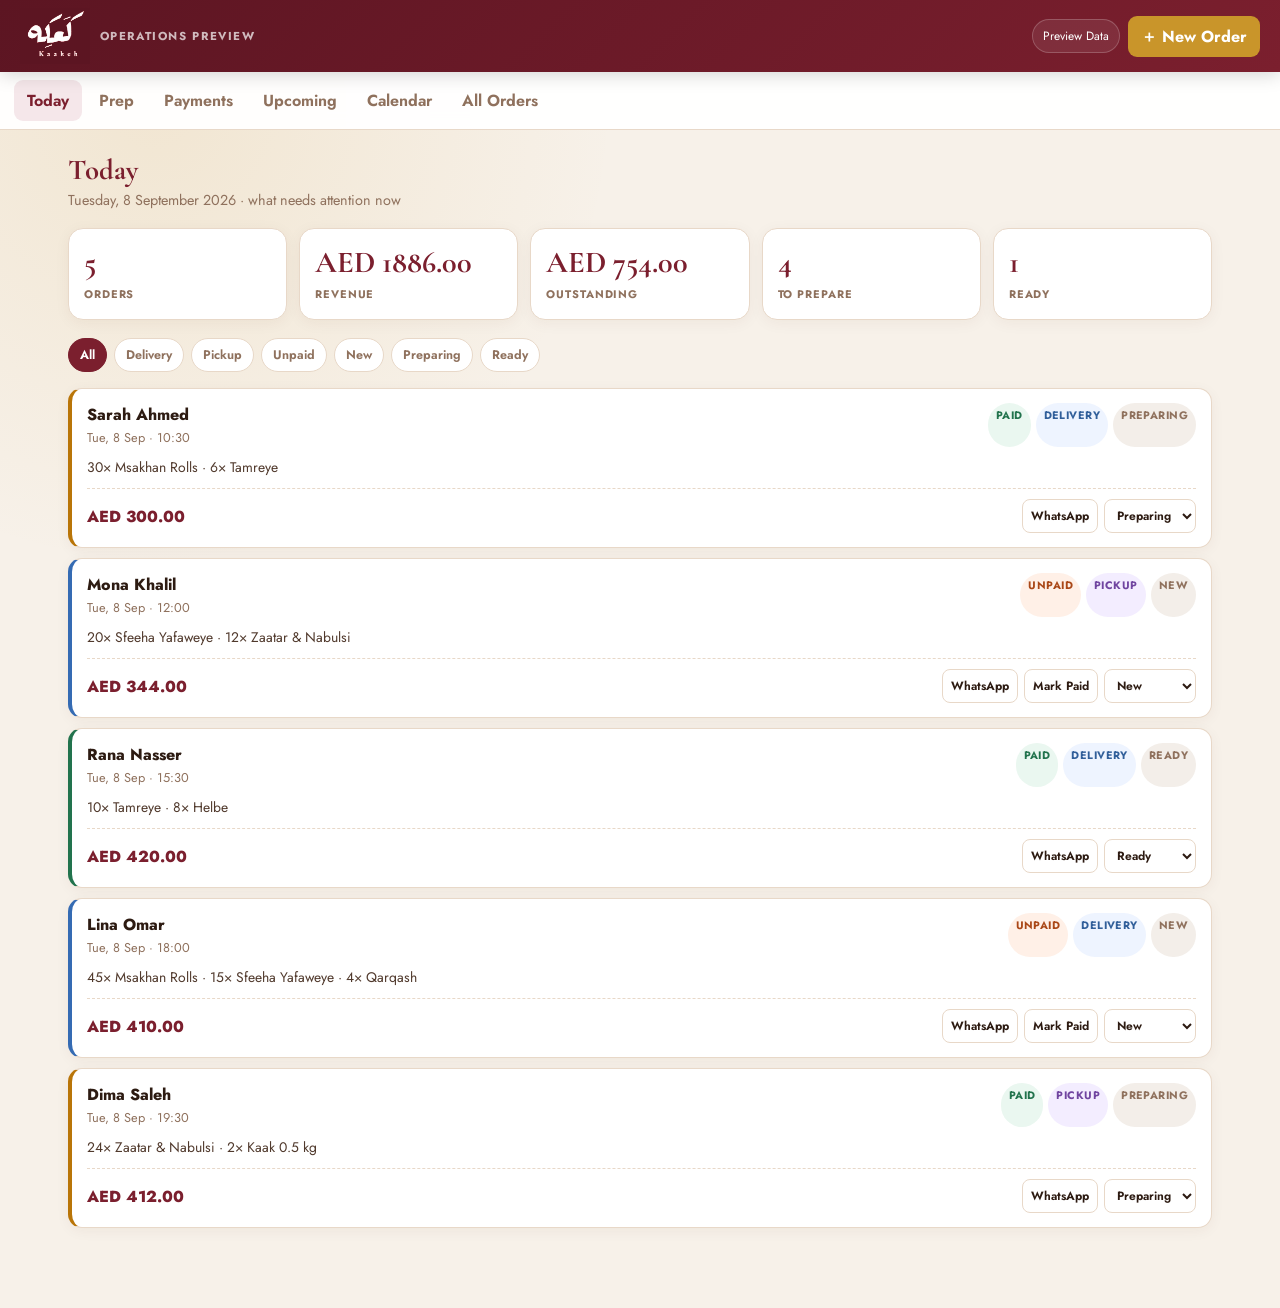
<file: phase1-preview.html>
<!DOCTYPE html>
<html lang="en">
<head>
<meta charset="UTF-8"><meta name="viewport" content="width=device-width,initial-scale=1">
<title>Kaakeh — Phase 1 Operations Preview</title>
<link rel="preconnect" href="https://fonts.googleapis.com"><link rel="preconnect" href="https://fonts.gstatic.com" crossorigin>
<link href="https://fonts.googleapis.com/css2?family=Cormorant+Garamond:wght@500;600;700&family=Jost:wght@400;500;600;700&display=swap" rel="stylesheet">
<style>
:root{--bg:#f7f1e9;--surface:#fff;--line:#e8d8c8;--wine:#7b1f2e;--wine2:#5c1522;--gold:#c9952a;--text:#2d1b12;--muted:#8f715d;--green:#22734d;--amber:#b97508;--blue:#356bb3;--shadow:0 8px 28px rgba(76,37,18,.09)}*{box-sizing:border-box}body{margin:0;font-family:Jost,sans-serif;background:radial-gradient(circle at 12% 8%,rgba(201,149,42,.12),transparent 28%),var(--bg);color:var(--text)}button,input,select,textarea{font:inherit}.top{height:72px;position:sticky;top:0;z-index:20;display:flex;align-items:center;justify-content:space-between;padding:0 20px;background:linear-gradient(135deg,var(--wine2),var(--wine));color:#fff;box-shadow:0 2px 18px rgba(0,0,0,.18)}.brand{display:flex;align-items:center;gap:10px}.brand img{height:56px}.brand span{font-size:.72rem;text-transform:uppercase;letter-spacing:.14em;opacity:.7;font-weight:700}.top-actions{display:flex;align-items:center;gap:8px}.live{font-size:.75rem;border:1px solid rgba(255,255,255,.2);padding:7px 10px;border-radius:999px;background:rgba(255,255,255,.08)}.btn-primary{border:0;background:var(--gold);color:white;padding:9px 13px;border-radius:9px;font-weight:700;cursor:pointer}nav{position:sticky;top:72px;z-index:19;background:rgba(255,255,255,.95);backdrop-filter:blur(8px);border-bottom:1px solid var(--line);display:flex;gap:4px;padding:8px 14px;overflow-x:auto}nav button{border:0;background:transparent;color:var(--muted);padding:9px 13px;border-radius:9px;font-weight:650;white-space:nowrap;cursor:pointer}nav button.active{background:#f5e7ea;color:var(--wine)}main{max-width:1180px;margin:auto;padding:22px 18px 80px}.view{display:none}.view.active{display:block}.title{font:700 1.8rem 'Cormorant Garamond',serif;color:var(--wine);margin:0}.sub{color:var(--muted);margin:3px 0 18px;font-size:.9rem}.metrics{display:grid;grid-template-columns:repeat(5,1fr);gap:12px;margin-bottom:18px}.metric{background:#fff;border:1px solid var(--line);border-radius:15px;padding:15px;box-shadow:0 3px 15px rgba(76,37,18,.05)}.metric strong{display:block;font:700 1.9rem 'Cormorant Garamond',serif;color:var(--wine)}.metric span{font-size:.69rem;text-transform:uppercase;letter-spacing:.08em;color:var(--muted);font-weight:700}.toolbar{display:flex;gap:7px;flex-wrap:wrap;margin:12px 0 16px}.chip{border:1px solid var(--line);background:#fff;border-radius:999px;padding:7px 11px;color:var(--muted);font-size:.78rem;font-weight:650;cursor:pointer}.chip.active{background:var(--wine);border-color:var(--wine);color:#fff}.orders{display:grid;gap:10px}.card{background:#fff;border:1px solid var(--line);border-left:4px solid var(--blue);border-radius:14px;padding:14px 15px;box-shadow:0 3px 14px rgba(76,37,18,.05)}.card.preparing{border-left-color:var(--amber)}.card.ready{border-left-color:var(--green)}.card.delivered{border-left-color:#7d8998}.head{display:flex;justify-content:space-between;gap:12px}.who{font-weight:750}.when{font-size:.8rem;color:var(--muted);margin-top:2px}.badges{display:flex;gap:5px;flex-wrap:wrap;justify-content:flex-end}.badge{border-radius:999px;padding:4px 8px;background:#f3eee9;font-size:.68rem;text-transform:uppercase;letter-spacing:.04em;font-weight:700;color:var(--muted)}.badge.paid{background:#eaf7f0;color:var(--green)}.badge.unpaid{background:#fff0e7;color:#aa4818}.badge.delivery{background:#eef4ff;color:#315f9a}.badge.pickup{background:#f3edff;color:#7045a0}.items{font-size:.87rem;color:#50392c;margin-top:10px}.foot{display:flex;justify-content:space-between;align-items:center;gap:10px;margin-top:11px;padding-top:10px;border-top:1px dashed var(--line)}.total{font-weight:800;color:var(--wine)}.acts{display:flex;gap:6px;flex-wrap:wrap;justify-content:flex-end}.acts button,.acts select{border:1px solid var(--line);background:#fff;border-radius:8px;padding:6px 8px;font-size:.75rem;font-weight:650;color:var(--text)}.split{display:grid;grid-template-columns:1.5fr 1fr;gap:16px}.panel{background:#fff;border:1px solid var(--line);border-radius:16px;padding:16px;box-shadow:var(--shadow)}.panel h3{margin:0 0 8px;color:var(--wine)}.row{display:flex;justify-content:space-between;align-items:center;gap:10px;padding:11px 0;border-bottom:1px solid #f1e8df}.row:last-child{border-bottom:0}.row-name{font-weight:700}.row-meta{font-size:.76rem;color:var(--muted)}.qty{min-width:42px;height:34px;display:grid;place-items:center;background:#f8ecde;color:var(--wine);border-radius:9px;font-weight:800}.money{font-weight:800;color:var(--wine)}.empty{padding:42px 18px;text-align:center;border:1px dashed var(--line);border-radius:14px;color:var(--muted);background:rgba(255,255,255,.55)}.search{min-width:230px;flex:1;border:1px solid var(--line);background:#fff;border-radius:10px;padding:9px 11px}.calendar{display:grid;grid-template-columns:repeat(7,1fr);gap:6px}.day{min-height:98px;background:#fff;border:1px solid var(--line);border-radius:10px;padding:7px;font-size:.75rem}.day b{display:block;color:var(--wine);margin-bottom:4px}.event{display:block;background:#f5e8eb;border-radius:5px;padding:3px 5px;margin:3px 0;white-space:nowrap;overflow:hidden;text-overflow:ellipsis}.cal-head{display:flex;justify-content:space-between;align-items:center;margin-bottom:12px}.cal-controls{display:flex;gap:6px}.cal-controls button{border:1px solid var(--line);background:#fff;border-radius:8px;padding:7px 10px;cursor:pointer}.backdrop{display:none;position:fixed;inset:0;background:rgba(38,20,12,.5);z-index:40}.backdrop.open{display:block}.drawer{position:absolute;right:0;top:0;width:min(620px,100%);height:100%;background:#fff;overflow:auto}.drawer-head{position:sticky;top:0;display:flex;justify-content:space-between;align-items:center;padding:17px 19px;background:var(--wine);color:white}.drawer-head h2{margin:0;font:600 1.5rem 'Cormorant Garamond',serif}.close{border:0;background:transparent;color:#fff;font-size:1.2rem}.drawer-body{padding:18px 19px 90px}.mode{display:flex;gap:8px;margin-bottom:12px}.mode button{flex:1;border:1px solid var(--line);background:#fff;padding:9px;border-radius:9px;font-weight:650}.mode button.active{background:#f5e8eb;color:var(--wine)}.hint{font-size:.8rem;color:#326447;background:#f1faf5;border:1px solid #cce6d5;border-radius:9px;padding:10px;margin-bottom:8px}.paste{width:100%;min-height:120px;border:1px dashed var(--line);border-radius:9px;padding:10px}.field{margin-bottom:10px}.field label{display:block;color:var(--muted);font-weight:650;font-size:.74rem;margin-bottom:4px}.field input,.field select,.field textarea{width:100%;padding:9px;border:1px solid var(--line);border-radius:8px}.g2{display:grid;grid-template-columns:1fr 1fr;gap:10px}.itemrow{display:grid;grid-template-columns:1fr 85px 35px;gap:7px;margin-bottom:7px}.remove{border:0;background:#fff0ed;color:#aa4b37;border-radius:7px}.add-item{width:100%;border:1px dashed var(--gold);background:#fffaf3;color:var(--wine);padding:8px;border-radius:8px;font-weight:700}.drawer-foot{position:fixed;right:0;bottom:0;width:min(620px,100%);display:flex;justify-content:flex-end;gap:8px;padding:11px 18px;border-top:1px solid var(--line);background:#fff}.btn-secondary{border:1px solid var(--line);background:#fff;padding:9px 13px;border-radius:9px;font-weight:650}@media(max-width:900px){.metrics{grid-template-columns:repeat(2,1fr)}.metric:first-child{grid-column:span 2}.split{grid-template-columns:1fr}}@media(max-width:620px){.top{height:64px;padding:0 12px}.brand img{height:45px}.brand span{display:none}nav{top:64px}.head{flex-direction:column}.badges{justify-content:flex-start}.foot{align-items:flex-start;flex-direction:column}.acts{justify-content:flex-start}.g2{grid-template-columns:1fr}.calendar{gap:2px}.day{min-height:68px;padding:4px}.event{font-size:.6rem}}
</style>
</head>
<body>
<header class="top"><div class="brand"><img src="Logo.png" alt="Kaakeh"><span>Operations Preview</span></div><div class="top-actions"><span class="live">Preview Data</span><button class="btn-primary" onclick="openDrawer()">＋ New Order</button></div></header>
<nav id="nav"><button class="active" data-view="today">Today</button><button data-view="prep">Prep</button><button data-view="payments">Payments</button><button data-view="upcoming">Upcoming</button><button data-view="calendar">Calendar</button><button data-view="all">All Orders</button></nav>
<main>
<section class="view active" id="today"><h1 class="title">Today</h1><p class="sub">Tuesday, 8 September 2026 · what needs attention now</p><div class="metrics" id="metrics"></div><div class="toolbar" id="todayFilters"></div><div class="orders" id="todayOrders"></div></section>
<section class="view" id="prep"><h1 class="title">Kitchen Prep</h1><p class="sub">Aggregated production requirements instead of thinking order-by-order.</p><div class="split"><div class="panel"><h3>Today</h3><div id="prepToday"></div></div><div class="panel"><h3>Next 3 Days</h3><div id="prepNext"></div></div></div></section>
<section class="view" id="payments"><h1 class="title">Payments</h1><p class="sub">Collected revenue and outstanding money.</p><div class="metrics" id="paymentMetrics"></div><div class="split"><div class="panel"><h3>Outstanding</h3><div id="unpaid"></div></div><div class="panel"><h3>Paid Today</h3><div id="paid"></div></div></div></section>
<section class="view" id="upcoming"><h1 class="title">Upcoming</h1><p class="sub">Future orders sorted by delivery time.</p><div class="orders" id="upcomingOrders"></div></section>
<section class="view" id="calendar"><div class="cal-head"><div><h1 class="title" id="calTitle">September 2026</h1><p class="sub">Daily order workload.</p></div><div class="cal-controls"><button onclick="moveMonth(-1)">‹</button><button onclick="resetMonth()">Today</button><button onclick="moveMonth(1)">›</button></div></div><div class="calendar" id="calendarGrid"></div></section>
<section class="view" id="all"><h1 class="title">All Orders</h1><p class="sub">Search customers, contact details and products.</p><div class="toolbar"><input class="search" id="search" placeholder="Search name, phone, item…" oninput="renderAll()"><button class="chip active" data-af="all">All</button><button class="chip" data-af="unpaid">Unpaid</button><button class="chip" data-af="delivery">Delivery</button><button class="chip" data-af="pickup">Pickup</button></div><div class="orders" id="allOrders"></div></section>
</main>
<div class="backdrop" id="backdrop" onclick="closeDrawer()"><aside class="drawer" onclick="event.stopPropagation()"><div class="drawer-head"><h2>New Order</h2><button class="close" onclick="closeDrawer()">✕</button></div><div class="drawer-body"><div class="mode"><button id="pasteTab" class="active" onclick="setMode('paste')">Paste WhatsApp</button><button id="manualTab" onclick="setMode('manual')">Enter manually</button></div><div id="pasteArea"><div class="hint">Paste a WhatsApp order and parse it into the same form instead of using a separate import modal.</div><textarea class="paste" id="waText" placeholder="Order Summary - Sarah Ahmed&#10;20 Msakhan Rolls&#10;12 Tamreye&#10;Delivery: Sep 8"></textarea><button class="add-item" style="margin-top:7px" onclick="parseDemo()">⚡ Parse into form</button></div><hr style="border:0;border-top:1px solid var(--line);margin:15px 0"><div class="g2"><div class="field"><label>Customer Name *</label><input id="name"></div><div class="field"><label>Phone</label><input id="phone"></div></div><div class="field"><label>Address</label><input id="address"></div><div class="g2"><div class="field"><label>Order Type</label><select id="type"><option>Pickup</option><option>Delivery</option></select></div><div class="field"><label>Date *</label><input type="date" id="date" value="2026-09-08"></div></div><div class="g2"><div class="field"><label>Time</label><input type="time" id="time"></div><div class="field"><label>Notes</label><input id="notes"></div></div><div class="field"><label>Items</label><div id="formItems"></div><button class="add-item" onclick="addFormItem()">＋ Add item</button></div><div class="field"><label>Estimated Total</label><div class="money" id="formTotal">AED 0.00</div></div></div><div class="drawer-foot"><button class="btn-secondary" onclick="closeDrawer()">Cancel</button><button class="btn-primary" onclick="saveDemo()">Save Preview Order</button></div></aside></div>
<script>
const products={"Msakhan Rolls":4,"Sfeeha Yafaweye":10,"Zaatar & Nabulsi":12,"Tamreye":30,"Helbe":15,"Qarqash":20,"Kaak 0.5 kg":62};
let orders=[
{id:1,name:'Sarah Ahmed',phone:'050 111 2244',date:'2026-09-08',time:'10:30',type:'Delivery',status:'preparing',payment:'paid',items:[['Msakhan Rolls',30],['Tamreye',6]]},
{id:2,name:'Mona Khalil',phone:'050 445 1198',date:'2026-09-08',time:'12:00',type:'Pickup',status:'new',payment:'unpaid',items:[['Sfeeha Yafaweye',20],['Zaatar & Nabulsi',12]]},
{id:3,name:'Rana Nasser',phone:'055 902 0182',date:'2026-09-08',time:'15:30',type:'Delivery',status:'ready',payment:'paid',items:[['Tamreye',10],['Helbe',8]]},
{id:4,name:'Lina Omar',phone:'052 302 7765',date:'2026-09-08',time:'18:00',type:'Delivery',status:'new',payment:'unpaid',items:[['Msakhan Rolls',45],['Sfeeha Yafaweye',15],['Qarqash',4]]},
{id:5,name:'Dima Saleh',phone:'050 744 9811',date:'2026-09-08',time:'19:30',type:'Pickup',status:'preparing',payment:'paid',items:[['Zaatar & Nabulsi',24],['Kaak 0.5 kg',2]]},
{id:6,name:'Yara Haddad',phone:'055 201 8801',date:'2026-09-09',time:'11:00',type:'Delivery',status:'new',payment:'unpaid',items:[['Msakhan Rolls',60],['Tamreye',15]]},
{id:7,name:'Nour Sami',phone:'050 665 1804',date:'2026-09-10',time:'16:00',type:'Pickup',status:'new',payment:'paid',items:[['Sfeeha Yafaweye',35],['Helbe',12]]},
{id:8,name:'Mariam Ali',phone:'052 998 1160',date:'2026-09-11',time:'13:00',type:'Delivery',status:'new',payment:'unpaid',items:[['Zaatar & Nabulsi',30],['Qarqash',8],['Tamreye',12]]}
];
let todayFilter='all',allFilter='all',calDate=new Date('2026-09-01T12:00:00');const td='2026-09-08';
const money=n=>'AED '+n.toFixed(2);const total=o=>o.items.reduce((s,[n,q])=>s+(products[n]||0)*q,0);const nice=d=>new Date(d+'T12:00:00').toLocaleDateString('en-AE',{weekday:'short',day:'numeric',month:'short'});
function card(o){return `<div class="card ${o.status}"><div class="head"><div><div class="who">${o.name}</div><div class="when">${nice(o.date)} · ${o.time}</div></div><div class="badges"><span class="badge ${o.payment}">${o.payment}</span><span class="badge ${o.type.toLowerCase()}">${o.type}</span><span class="badge">${o.status==='preparing'?'Preparing':o.status}</span></div></div><div class="items">${o.items.map(([n,q])=>`${q}× ${n}`).join(' · ')}</div><div class="foot"><span class="total">${money(total(o))}</span><div class="acts"><button onclick="demoWhatsApp('${o.name}')">WhatsApp</button>${o.payment==='unpaid'?`<button onclick="markPaid(${o.id})">Mark Paid</button>`:''}<select onchange="setStatus(${o.id},this.value)"><option value="new" ${o.status==='new'?'selected':''}>New</option><option value="preparing" ${o.status==='preparing'?'selected':''}>Preparing</option><option value="ready" ${o.status==='ready'?'selected':''}>Ready</option><option value="delivered" ${o.status==='delivered'?'selected':''}>Delivered</option></select></div></div></div>`}
function renderToday(){let list=orders.filter(o=>o.date===td);const revenue=list.reduce((s,o)=>s+total(o),0),unpaid=list.filter(o=>o.payment==='unpaid').reduce((s,o)=>s+total(o),0);document.getElementById('metrics').innerHTML=[['Orders',list.length],['Revenue',money(revenue)],['Outstanding',money(unpaid)],['To Prepare',list.filter(o=>['new','preparing'].includes(o.status)).length],['Ready',list.filter(o=>o.status==='ready').length]].map(([a,b])=>`<div class="metric"><strong>${b}</strong><span>${a}</span></div>`).join('');const fs=['all','Delivery','Pickup','unpaid','new','preparing','ready'];document.getElementById('todayFilters').innerHTML=fs.map(f=>`<button class="chip ${todayFilter===f?'active':''}" onclick="todayFilter='${f}';renderToday()">${f==='preparing'?'Preparing':f[0].toUpperCase()+f.slice(1)}</button>`).join('');if(todayFilter==='Delivery'||todayFilter==='Pickup')list=list.filter(o=>o.type===todayFilter);else if(todayFilter==='unpaid')list=list.filter(o=>o.payment==='unpaid');else if(todayFilter!=='all')list=list.filter(o=>o.status===todayFilter);document.getElementById('todayOrders').innerHTML=list.length?list.sort((a,b)=>a.time.localeCompare(b.time)).map(card).join(''):'<div class="empty">No matching orders.</div>'}
function prep(list){const m={};list.forEach(o=>o.items.forEach(([n,q])=>{if(!m[n])m[n]={q:0,c:0};m[n].q+=q;m[n].c++}));return Object.entries(m).sort((a,b)=>b[1].q-a[1].q).map(([n,v])=>`<div class="row"><div><div class="row-name">${n}</div><div class="row-meta">${v.c} order${v.c===1?'':'s'}</div></div><span class="qty">${v.q}</span></div>`).join('')||'<div class="empty">Nothing to prepare.</div>'}function renderPrep(){document.getElementById('prepToday').innerHTML=prep(orders.filter(o=>o.date===td&&o.status!=='delivered'));document.getElementById('prepNext').innerHTML=prep(orders.filter(o=>o.date>td&&o.date<='2026-09-11'))}
function renderPayments(){const unpaid=orders.filter(o=>o.payment==='unpaid'),paidToday=orders.filter(o=>o.date===td&&o.payment==='paid');document.getElementById('paymentMetrics').innerHTML=[['Collected Today',money(paidToday.reduce((s,o)=>s+total(o),0))],['Outstanding',money(unpaid.reduce((s,o)=>s+total(o),0))],['Unpaid Orders',unpaid.length],['Paid Today',paidToday.length]].map(([a,b])=>`<div class="metric"><strong>${b}</strong><span>${a}</span></div>`).join('');document.getElementById('unpaid').innerHTML=unpaid.map(o=>`<div class="row"><div><div class="row-name">${o.name}</div><div class="row-meta">${nice(o.date)}</div></div><div><div class="money">${money(total(o))}</div><button class="chip" onclick="markPaid(${o.id})">Mark paid</button></div></div>`).join('');document.getElementById('paid').innerHTML=paidToday.map(o=>`<div class="row"><div><div class="row-name">${o.name}</div><div class="row-meta">Paid</div></div><div class="money">${money(total(o))}</div></div>`).join('')}
function renderUpcoming(){const list=orders.filter(o=>o.date>td).sort((a,b)=>a.date.localeCompare(b.date)||a.time.localeCompare(b.time));document.getElementById('upcomingOrders').innerHTML=list.map(card).join('')}
function renderAll(){const q=(document.getElementById('search').value||'').toLowerCase();let list=orders.filter(o=>!q||[o.name,o.phone,...o.items.map(x=>x[0])].join(' ').toLowerCase().includes(q));if(allFilter==='unpaid')list=list.filter(o=>o.payment==='unpaid');if(allFilter==='delivery'||allFilter==='pickup')list=list.filter(o=>o.type.toLowerCase()===allFilter);document.getElementById('allOrders').innerHTML=list.map(card).join('')}
function renderCalendar(){const y=calDate.getFullYear(),m=calDate.getMonth(),first=new Date(y,m,1),start=new Date(y,m,1-first.getDay());document.getElementById('calTitle').textContent=calDate.toLocaleDateString('en-AE',{month:'long',year:'numeric'});let h='';for(let i=0;i<42;i++){const d=new Date(start);d.setDate(start.getDate()+i);const key=d.toISOString().slice(0,10),os=orders.filter(o=>o.date===key);h+=`<div class="day" style="opacity:${d.getMonth()===m?1:.45}"><b>${d.getDate()}</b>${os.slice(0,3).map(o=>`<span class="event">${o.name}</span>`).join('')}${os.length>3?`<span class="event">+${os.length-3} more</span>`:''}</div>`}document.getElementById('calendarGrid').innerHTML=h}function moveMonth(n){calDate=new Date(calDate.getFullYear(),calDate.getMonth()+n,1);renderCalendar()}function resetMonth(){calDate=new Date('2026-09-01T12:00:00');renderCalendar()}
function render(){renderToday();renderPrep();renderPayments();renderUpcoming();renderAll();renderCalendar()}function markPaid(id){orders.find(o=>o.id===id).payment='paid';render()}function setStatus(id,s){orders.find(o=>o.id===id).status=s;render()}function demoWhatsApp(name){alert(`Preview: this opens a pre-filled WhatsApp confirmation for ${name}.`)}
document.getElementById('nav').onclick=e=>{const b=e.target.closest('[data-view]');if(!b)return;document.querySelectorAll('nav button').forEach(x=>x.classList.remove('active'));b.classList.add('active');document.querySelectorAll('.view').forEach(x=>x.classList.remove('active'));document.getElementById(b.dataset.view).classList.add('active')};document.querySelectorAll('[data-af]').forEach(b=>b.onclick=()=>{document.querySelectorAll('[data-af]').forEach(x=>x.classList.remove('active'));b.classList.add('active');allFilter=b.dataset.af;renderAll()});
function openDrawer(){document.getElementById('backdrop').classList.add('open');document.getElementById('formItems').innerHTML='';addFormItem()}function closeDrawer(){document.getElementById('backdrop').classList.remove('open')}function setMode(m){document.getElementById('pasteArea').style.display=m==='paste'?'block':'none';document.getElementById('pasteTab').classList.toggle('active',m==='paste');document.getElementById('manualTab').classList.toggle('active',m==='manual')}function addFormItem(name='Msakhan Rolls',qty=1){const r=document.createElement('div');r.className='itemrow';r.innerHTML=`<select class="pi">${Object.keys(products).map(p=>`<option ${p===name?'selected':''}>${p}</option>`).join('')}</select><input class="pq" type="number" min="1" value="${qty}" oninput="formTotal()"><button class="remove" onclick="this.parentElement.remove();formTotal()">✕</button>`;r.querySelector('select').onchange=formTotal;document.getElementById('formItems').appendChild(r);formTotal()}function formTotal(){let t=0;document.querySelectorAll('.itemrow').forEach(r=>t+=(products[r.querySelector('.pi').value]||0)*(+r.querySelector('.pq').value||0));document.getElementById('formTotal').textContent=money(t)}function parseDemo(){const text=document.getElementById('waText').value;const n=text.match(/Order Summary\s*-\s*([^\n]+)/i);if(n)document.getElementById('name').value=n[1].trim();document.getElementById('formItems').innerHTML='';let found=0;text.split(/\n/).forEach(l=>{const m=l.trim().match(/^(\d+)\s+(.+)$/);if(!m)return;const p=Object.keys(products).find(p=>m[2].toLowerCase().includes(p.toLowerCase()));if(p){addFormItem(p,+m[1]);found++}});if(!found)addFormItem()}function saveDemo(){const name=document.getElementById('name').value.trim()||'Preview Customer',date=document.getElementById('date').value,time=document.getElementById('time').value||'12:00',type=document.getElementById('type').value;const items=[...document.querySelectorAll('.itemrow')].map(r=>[r.querySelector('.pi').value,+r.querySelector('.pq').value||1]);orders.push({id:Date.now(),name,phone:document.getElementById('phone').value,date,time,type,status:'new',payment:'unpaid',items});closeDrawer();render()}
render();
</script>
</body>
</html>
</file>
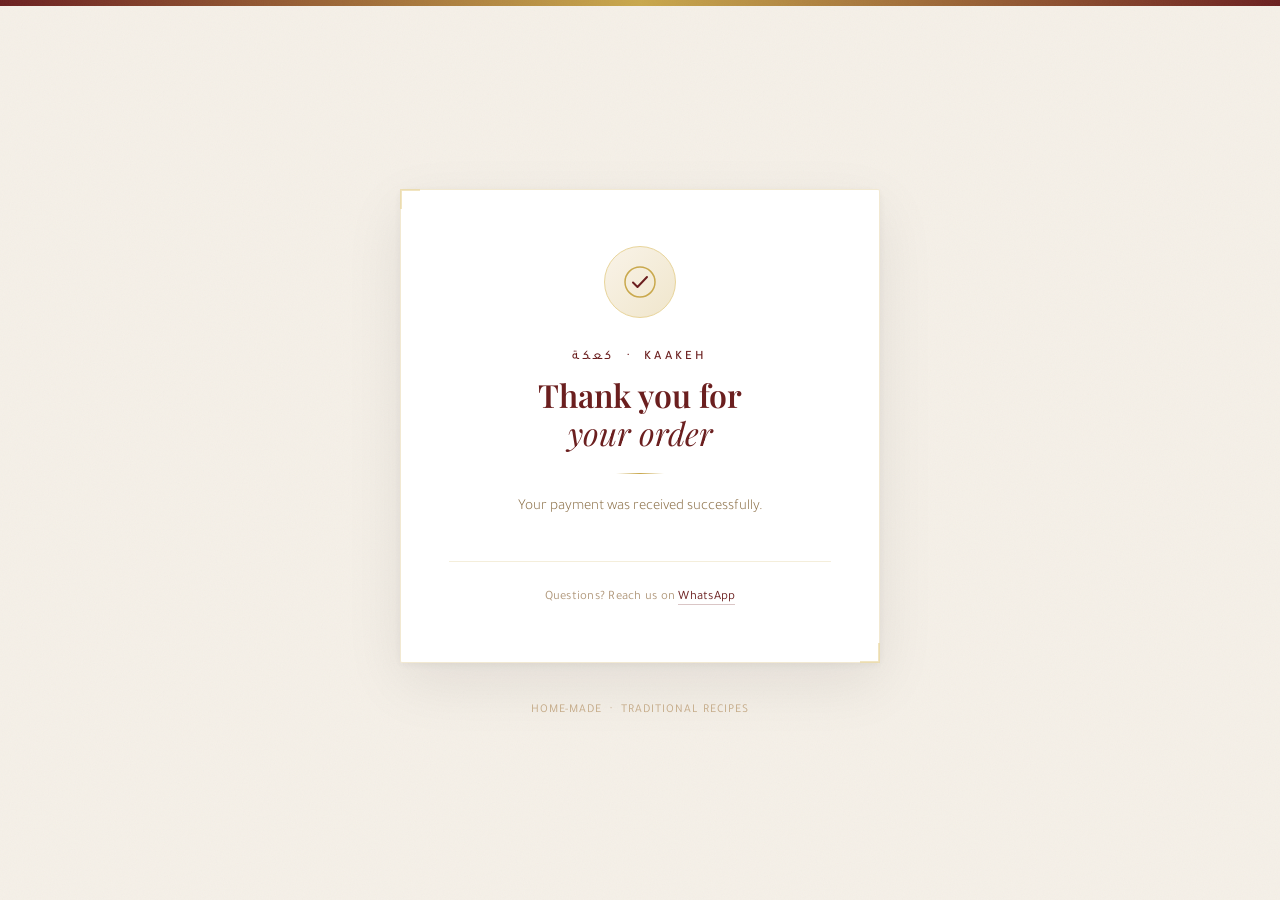
<file: thank-you.html>
<!DOCTYPE html>
<html lang="en">
<head>
  <meta charset="UTF-8" />
  <meta name="viewport" content="width=device-width, initial-scale=1.0"/>
  <title>Thank You — Kaakeh</title>
  <meta name="description" content="Your Kaakeh order is confirmed. Thank you for your payment."/>
  <meta name="robots" content="noindex"/>
  <link rel="icon" href="/Logo.png"/>
  <link href="https://fonts.googleapis.com/css2?family=Playfair+Display:ital,wght@0,400;0,600;1,400&family=Tajawal:wght@300;400;500&display=swap" rel="stylesheet"/>
  <style>
    :root {
      --cream: #f5f0e8;
      --dark: #1a120b;
      --maroon: #6b1f1f;
      --gold: #c9a84c;
      --gold-light: #e8d49a;
      --warm-mid: #8b6f47;
    }

    *, *::before, *::after { box-sizing: border-box; margin: 0; padding: 0; }

    html, body {
      min-height: 100vh;
      background: var(--cream);
      font-family: 'Tajawal', sans-serif;
      color: var(--dark);
      overflow-x: hidden;
    }

    /* ── Noise texture overlay ── */
    body::before {
      content: '';
      position: fixed;
      inset: 0;
      background-image: url("data:image/svg+xml,%3Csvg xmlns='http://www.w3.org/2000/svg' width='300' height='300'%3E%3Cfilter id='noise'%3E%3CfeTurbulence type='fractalNoise' baseFrequency='0.85' numOctaves='4' stitchTiles='stitch'/%3E%3C/filter%3E%3Crect width='300' height='300' filter='url(%23noise)' opacity='0.04'/%3E%3C/svg%3E");
      pointer-events: none;
      z-index: 0;
    }

    /* ── Decorative top band ── */
    .top-band {
      width: 100%;
      height: 6px;
      background: linear-gradient(90deg, var(--maroon), var(--gold), var(--maroon));
    }

    /* ── Layout ── */
    .page {
      position: relative;
      z-index: 1;
      min-height: calc(100vh - 6px);
      display: flex;
      flex-direction: column;
      align-items: center;
      justify-content: center;
      padding: 3rem 1.5rem;
    }

    /* ── Card ── */
    .card {
      background: white;
      border: 1px solid rgba(201,168,76,0.25);
      border-radius: 2px;
      padding: 3.5rem 3rem;
      max-width: 480px;
      width: 100%;
      text-align: center;
      box-shadow:
        0 2px 8px rgba(26,18,11,0.06),
        0 20px 60px rgba(26,18,11,0.08);
      animation: rise 0.7s cubic-bezier(0.16, 1, 0.3, 1) both;
    }

    @keyframes rise {
      from { opacity: 0; transform: translateY(32px); }
      to   { opacity: 1; transform: translateY(0); }
    }

    /* ── Check icon ── */
    .check-wrap {
      width: 72px;
      height: 72px;
      margin: 0 auto 2rem;
      border-radius: 50%;
      background: linear-gradient(135deg, #f9f3e8, #f0e6cc);
      border: 1.5px solid var(--gold-light);
      display: flex;
      align-items: center;
      justify-content: center;
      animation: pop 0.5s 0.1s cubic-bezier(0.34, 1.56, 0.64, 1) both;
    }

    @keyframes pop {
      from { opacity: 0; transform: scale(0.5); }
      to   { opacity: 1; transform: scale(1); }
    }

    .check-wrap svg {
      width: 32px;
      height: 32px;
    }

    /* ── Arabic brand name ── */
    .brand-arabic {
      font-family: 'Tajawal', sans-serif;
      font-size: 0.8rem;
      font-weight: 500;
      letter-spacing: 0.25em;
      color: var(--maroon);
      text-transform: uppercase;
      margin-bottom: 0.6rem;
      animation: fade 0.5s 0.18s both;
    }

    /* ── Headline ── */
    .headline {
      font-family: 'Playfair Display', serif;
      font-size: 2rem;
      font-weight: 600;
      color: var(--maroon);
      line-height: 1.2;
      margin-bottom: 1rem;
      animation: fade 0.5s 0.24s both;
    }

    .headline em {
      font-style: italic;
      font-weight: 400;
    }

    /* ── Divider ── */
    .divider {
      width: 48px;
      height: 1.5px;
      background: linear-gradient(90deg, transparent, var(--gold), transparent);
      margin: 1.25rem auto;
      animation: fade 0.5s 0.30s both;
    }

    /* ── Body text ── */
    .body-text {
      font-size: 0.95rem;
      font-weight: 300;
      color: var(--warm-mid);
      line-height: 1.75;
      animation: fade 0.5s 0.36s both;
    }

    .body-text strong {
      color: var(--dark);
      font-weight: 500;
    }

    /* ── Bottom note ── */
    .note {
      margin-top: 2.5rem;
      padding-top: 1.75rem;
      border-top: 1px solid rgba(201,168,76,0.2);
      font-size: 0.8rem;
      color: #b0977a;
      letter-spacing: 0.02em;
      animation: fade 0.5s 0.42s both;
    }

    .note a {
      color: var(--maroon);
      text-decoration: none;
      border-bottom: 1px solid rgba(107,31,31,0.25);
      transition: border-color 0.2s;
    }

    .note a:hover { border-color: var(--maroon); }

    @keyframes fade {
      from { opacity: 0; transform: translateY(8px); }
      to   { opacity: 1; transform: translateY(0); }
    }

    /* ── Footer ── */
    .footer {
      margin-top: 2.5rem;
      font-size: 0.75rem;
      color: #c4aa88;
      letter-spacing: 0.08em;
      text-transform: uppercase;
      animation: fade 0.5s 0.48s both;
    }

    /* ── Decorative corners ── */
    .card::before, .card::after {
      content: '';
      position: absolute;
      width: 20px;
      height: 20px;
      border-color: var(--gold-light);
      border-style: solid;
      opacity: 0.6;
    }
    .card { position: relative; }
    .card::before {
      top: -1px; left: -1px;
      border-width: 2px 0 0 2px;
    }
    .card::after {
      bottom: -1px; right: -1px;
      border-width: 0 2px 2px 0;
    }

    /* ── Order summary ── */
    .summary {
      margin-top: 2rem;
      padding-top: 1.75rem;
      border-top: 1px solid rgba(201,168,76,0.2);
      text-align: left;
      animation: fade 0.45s both;
    }

    .summary-ref {
      font-size: 0.72rem;
      letter-spacing: 0.14em;
      text-transform: uppercase;
      color: #b0977a;
      text-align: center;
      margin-bottom: 1.25rem;
    }

    .summary-ref strong {
      color: var(--maroon);
      font-weight: 500;
      letter-spacing: 0.08em;
    }

    .sum-row {
      display: flex;
      justify-content: space-between;
      gap: 12px;
      font-size: 0.88rem;
      font-weight: 300;
      color: var(--warm-mid);
      padding: 5px 0;
    }

    .sum-row .qty { color: var(--dark); font-weight: 500; }
    .sum-name { flex: 1; min-width: 0; overflow-wrap: anywhere; }
    .sum-amt { white-space: nowrap; color: var(--dark); font-weight: 400; }

    .sum-sample {
      display: inline-block;
      margin-left: 6px;
      padding: 1px 6px;
      border-radius: 99px;
      background: #f0e6cc;
      color: var(--maroon);
      font-size: 0.62rem;
      font-weight: 500;
      letter-spacing: 0.06em;
      text-transform: uppercase;
    }

    .sum-total {
      display: flex;
      justify-content: space-between;
      margin-top: 0.9rem;
      padding-top: 0.9rem;
      border-top: 1px solid rgba(201,168,76,0.2);
      font-size: 0.95rem;
      font-weight: 500;
      color: var(--maroon);
    }

    .sum-when {
      margin-top: 1rem;
      font-size: 0.8rem;
      font-weight: 300;
      color: #b0977a;
      text-align: center;
    }

    .sum-when strong { color: var(--warm-mid); font-weight: 500; }

    /* Respect a reduced-motion preference: reveal everything immediately
       rather than leaving the card blank behind delayed animations. */
    @media (prefers-reduced-motion: reduce) {
      *, *::before, *::after {
        animation: none !important;
        transition: none !important;
      }
    }

    @media (max-width: 480px) {
      .card { padding: 2.5rem 1.75rem; }
      .headline { font-size: 1.65rem; }
    }
  </style>
</head>
<body>
  <div class="top-band"></div>
  <main class="page">
    <div class="card">
      <div class="check-wrap">
        <svg viewBox="0 0 32 32" fill="none" aria-hidden="true" focusable="false" xmlns="http://www.w3.org/2000/svg">
          <circle cx="16" cy="16" r="15" stroke="#c9a84c" stroke-width="1.5"/>
          <path d="M9 16.5L13.5 21L23 11" stroke="#6b1f1f" stroke-width="2" stroke-linecap="round" stroke-linejoin="round"/>
        </svg>
      </div>

      <div class="brand-arabic"><span lang="ar">كعكة</span> &nbsp;·&nbsp; Kaakeh</div>

      <h1 class="headline">Thank you for<br/><em>your order</em></h1>

      <div class="divider"></div>

      <p class="body-text">
        Your payment was received successfully.
      </p>

      <div class="summary" id="summary" hidden></div>

      <div class="note">
        Questions? Reach us on
        <a href="https://wa.me/971504680860" target="_blank" rel="noopener noreferrer">WhatsApp</a>
      </div>
    </div>

    <div class="footer">Home-made &nbsp;·&nbsp; Traditional recipes</div>
  </main>

  <script>
    // The order id is appended to success_url by the create-order function, so
    // the page can confirm exactly what was purchased. Absent or unknown id
    // simply leaves the generic confirmation above untouched.
    (function () {
      var SUPABASE_URL = 'https://maoyacaiwerynhvhonai.supabase.co';
      var SUPABASE_KEY = 'eyJhbGciOiJIUzI1NiIsInR5cCI6IkpXVCJ9.eyJpc3MiOiJzdXBhYmFzZSIsInJlZiI6Im1hb3lhY2Fpd2VyeW5odmhvbmFpIiwicm9sZSI6ImFub24iLCJpYXQiOjE3NzIyMTQ5OTUsImV4cCI6MjA4Nzc5MDk5NX0.7ASxtd68bPh69XIpGQkxnXWy4l1s4h8fbdS9E1-rozk';
      var id = new URLSearchParams(location.search).get('order');
      if (!id || !/^[0-9a-fA-F-]{8,40}$/.test(id)) return;

      function esc(s) {
        return String(s == null ? '' : s).replace(/&/g, '&amp;').replace(/</g, '&lt;')
          .replace(/>/g, '&gt;').replace(/"/g, '&quot;');
      }
      function money(n) { return Number(n || 0).toFixed(2); }
      function when(d) {
        if (!d) return '';
        var p = String(d).split('-');
        if (p.length !== 3) return d;
        var dt = new Date(+p[0], +p[1] - 1, +p[2]);
        if (isNaN(dt)) return d;
        return dt.toLocaleDateString('en-GB', { weekday: 'long', day: 'numeric', month: 'long' });
      }

      var url = SUPABASE_URL + '/rest/v1/orders?id=eq.' + encodeURIComponent(id) +
        '&select=id,delivery_date,delivery_time,grand_total,order_items(product_name,qty,unit_price,line_total,line_type,list_price)';

      fetch(url, { headers: { apikey: SUPABASE_KEY, Authorization: 'Bearer ' + SUPABASE_KEY } })
        .then(function (r) { return r.ok ? r.json() : []; })
        .then(function (rows) {
          var o = rows && rows[0];
          if (!o) return;
          var items = o.order_items || [];
          var lines = items.map(function (i) {
            var sample = i.line_type === 'sample';
            var amt = sample
              ? '<span class="sum-sample">Sample</span>'
              : 'AED ' + money(i.line_total != null ? i.line_total : (i.unit_price || 0) * (i.qty || 0));
            return '<div class="sum-row"><span class="sum-name"><span class="qty">' +
              esc(Number(i.qty)) + '×</span> ' + esc(i.product_name) + '</span>' +
              '<span class="sum-amt">' + amt + '</span></div>';
          }).join('');

          var total = o.grand_total != null ? o.grand_total : items.reduce(function (s, i) {
            return s + Number(i.line_total || 0);
          }, 0);

          var html = '<div class="summary-ref">Order <strong>' +
            esc(String(o.id).slice(0, 8).toUpperCase()) + '</strong></div>' + lines +
            '<div class="sum-total"><span>Total</span><span>AED ' + money(total) + '</span></div>';
          if (o.delivery_date) {
            html += '<div class="sum-when">Delivery <strong>' + esc(when(o.delivery_date)) +
              (o.delivery_time ? ' · ' + esc(o.delivery_time) : '') + '</strong></div>';
          }
          var el = document.getElementById('summary');
          el.innerHTML = html;
          el.hidden = false;
        })
        .catch(function () { /* keep the generic confirmation */ });
    })();
  </script>
</body>
</html>
</file>
